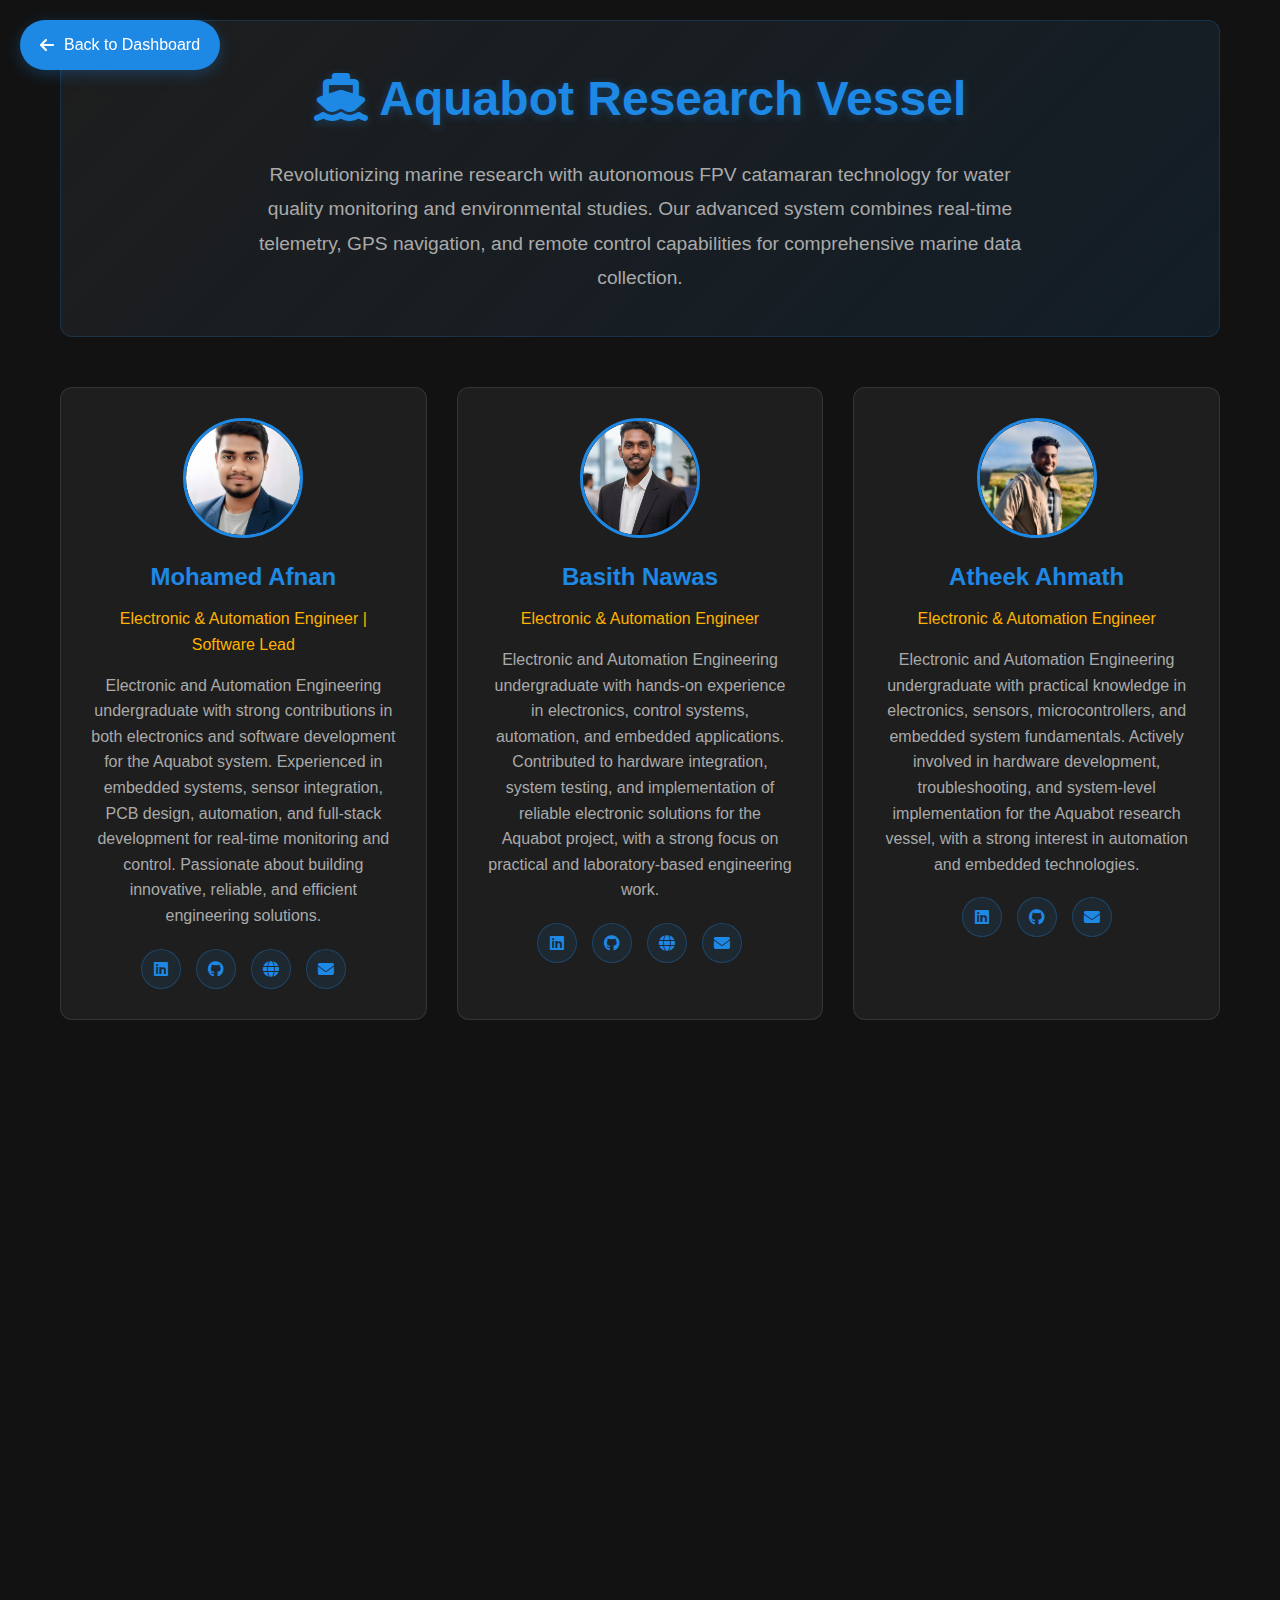
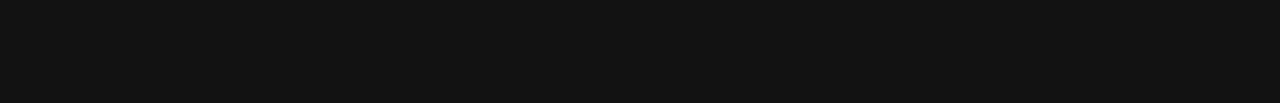
<file: web/about.html>
<!DOCTYPE html>
<html lang="en">
<head>
    <meta charset="UTF-8">
    <meta name="viewport" content="width=device-width, initial-scale=1.0">
    <title>About Us - FPV Boat Control System</title>
    <link rel="stylesheet" href="https://cdnjs.cloudflare.com/ajax/libs/font-awesome/6.4.0/css/all.min.css">
    <link rel="stylesheet" href="style.css">
    <style>
        /* About page specific styles */
        .about-container {
            max-width: 1200px;
            margin: 0 auto;
            padding: 20px;
            color: var(--text-primary);
        }

        .about-header {
            text-align: center;
            margin-bottom: 50px;
            background: linear-gradient(135deg, var(--dark-card), rgba(30, 136, 229, 0.1));
            padding: 40px;
            border-radius: 12px;
            border: 1px solid rgba(30, 136, 229, 0.2);
        }

        .about-header h1 {
            font-size: 3rem;
            color: var(--primary);
            margin-bottom: 20px;
            text-shadow: 0 2px 10px rgba(30, 136, 229, 0.3);
        }

        .about-header p {
            font-size: 1.2rem;
            color: var(--text-secondary);
            max-width: 800px;
            margin: 0 auto;
            line-height: 1.8;
        }

        .team-grid {
            display: grid;
            grid-template-columns: repeat(auto-fit, minmax(350px, 1fr));
            gap: 30px;
            margin-bottom: 50px;
        }

        .team-member {
            background: var(--dark-card);
            border-radius: 12px;
            padding: 30px;
            text-align: center;
            transition: transform 0.3s ease, box-shadow 0.3s ease;
            border: 1px solid rgba(255, 255, 255, 0.1);
        }

        .team-member:hover {
            transform: translateY(-10px);
            box-shadow: 0 20px 40px rgba(30, 136, 229, 0.2);
        }

        .member-image {
            width: 120px;
            height: 120px;
            margin: 0 auto 20px;
            border-radius: 50%;
            overflow: hidden;
            border: 3px solid var(--primary);
            position: relative;
        }

        .member-image img {
            width: 100%;
            height: 100%;
            object-fit: cover;
            border-radius: 50%;
        }
        
        .member-image .fallback {
            display: flex;
            align-items: center;
            justify-content: center;
            background: linear-gradient(135deg, var(--primary), var(--primary-dark));
            color: white;
            font-size: 3rem;
            font-weight: bold;
            width: 100%;
            height: 100%;
            border-radius: 50%;
            position: absolute;
            top: 0;
            left: 0;
        }

        .member-info h3 {
            color: var(--primary);
            font-size: 1.5rem;
            margin-bottom: 10px;
        }

        .member-info h4 {
            color: var(--warning);
            font-size: 1rem;
            margin-bottom: 15px;
            font-weight: 500;
        }

        .member-info p {
            color: var(--text-secondary);
            line-height: 1.6;
            margin-bottom: 20px;
        }

        .social-links {
            display: flex;
            justify-content: center;
            gap: 15px;
        }

        .social-links a {
            display: flex;
            align-items: center;
            justify-content: center;
            width: 40px;
            height: 40px;
            background: rgba(30, 136, 229, 0.1);
            border: 1px solid rgba(30, 136, 229, 0.3);
            border-radius: 50%;
            color: var(--primary);
            text-decoration: none;
            transition: all 0.3s ease;
        }

        .social-links a:hover {
            background: var(--primary);
            color: white;
            transform: scale(1.1);
        }

        .project-info {
            display: grid;
            grid-template-columns: repeat(auto-fit, minmax(300px, 1fr));
            gap: 30px;
            margin-top: 50px;
        }

        .info-card {
            background: var(--dark-card);
            padding: 30px;
            border-radius: 12px;
            border: 1px solid rgba(255, 255, 255, 0.1);
            transition: transform 0.3s ease;
        }

        .info-card:hover {
            transform: translateY(-5px);
        }

        .info-card i {
            font-size: 2rem;
            color: var(--primary);
            margin-bottom: 20px;
        }

        .info-card h3 {
            color: var(--primary);
            margin-bottom: 15px;
        }

        .info-card p {
            color: var(--text-secondary);
            line-height: 1.6;
        }

        .back-btn {
            position: fixed;
            top: 20px;
            left: 20px;
            background: var(--primary);
            color: white;
            padding: 12px 20px;
            border-radius: 25px;
            text-decoration: none;
            display: flex;
            align-items: center;
            gap: 10px;
            transition: all 0.3s ease;
            z-index: 1000;
            box-shadow: 0 4px 15px rgba(30, 136, 229, 0.3);
        }

        .back-btn:hover {
            background: var(--primary-dark);
            transform: translateY(-2px);
            box-shadow: 0 6px 20px rgba(30, 136, 229, 0.4);
        }

        @media (max-width: 768px) {
            .about-header h1 {
                font-size: 2rem;
            }
            
            .team-grid {
                grid-template-columns: 1fr;
            }
            
            .project-info {
                grid-template-columns: 1fr;
            }
        }
    </style>
</head>
<body>
    <a href="index.html" class="back-btn">
        <i class="fas fa-arrow-left"></i>
        Back to Dashboard
    </a>

    <div class="about-container">
        <div class="about-header">
            <h1><i class="fas fa-ship"></i> Aquabot Research Vessel</h1>
            <p>Revolutionizing marine research with autonomous FPV catamaran technology for water quality monitoring and environmental studies. Our advanced system combines real-time telemetry, GPS navigation, and remote control capabilities for comprehensive marine data collection.</p>
        </div>

        <div class="team-grid">
            <div class="team-member">
                <div class="member-image">
                    <img src="images/team/afnan.jpg" alt="Mohamed Afnan" onerror="this.style.display='none'; this.nextElementSibling.style.display='flex';">
                    <div class="fallback" style="display: none;">
                        <i class="fas fa-user"></i>
                    </div>
                </div>
                <div class="member-info">
                    <h3>Mohamed Afnan</h3>
                    <h4>Electronic & Automation Engineer | Software Lead</h4>
                    <p>
                        Electronic and Automation Engineering undergraduate with strong contributions in both 
                        electronics and software development for the Aquabot system. Experienced in embedded systems, 
                        sensor integration, PCB design, automation, and full-stack development for real-time monitoring 
                        and control. Passionate about building innovative, reliable, and efficient engineering solutions.
                    </p>
                </div>
                <div class="social-links">
                    <a href="https://www.linkedin.com/in/mohamed-afnan1abb26282" target="_blank" title="LinkedIn">
                        <i class="fab fa-linkedin"></i>
                    </a>
                    <a href="https://github.com/Afnan22725" target="_blank" title="GitHub">
                        <i class="fab fa-github"></i>
                    </a>
                    <a href="https://afnan22725.github.io/" target="_blank" title="Portfolio">
                        <i class="fas fa-globe"></i>
                    </a>
                    <a href="mailto:mnmafnan2021@gmail.com" title="Email">
                        <i class="fas fa-envelope"></i>
                    </a>
                </div>
            </div>

            <div class="team-member">
                <div class="member-image">
                    <img src="images/team/basith.jpg.png" alt="Basith Nawas" onerror="this.style.display='none'; this.nextElementSibling.style.display='flex';">
                    <div class="fallback" style="display: none;">
                        <i class="fas fa-user"></i>
                    </div>
                </div>
                <div class="member-info">
                    <h3>Basith Nawas</h3>
                    <h4>Electronic & Automation Engineer</h4>
                    <p>
                        Electronic and Automation Engineering undergraduate with hands-on experience in electronics, 
                        control systems, automation, and embedded applications. Contributed to hardware integration, 
                        system testing, and implementation of reliable electronic solutions for the Aquabot project, 
                        with a strong focus on practical and laboratory-based engineering work.
                    </p>
                </div>
                <div class="social-links">
                    <a href="https://www.linkedin.com/in/abdulbasithnawas/" target="_blank" title="LinkedIn">
                        <i class="fab fa-linkedin"></i>
                    </a>
                    <a href="https://github.com/basithnawas" target="_blank" title="GitHub">
                        <i class="fab fa-github"></i>
                    </a>
                    <a href="https://basithnawas.netlify.app/" target="_blank" title="Portfolio">
                        <i class="fas fa-globe"></i>
                    </a>
                    <a href="mailto:ab0776153355@gmail.com" title="Email">
                        <i class="fas fa-envelope"></i>
                    </a>
                </div>
            </div>

            <div class="team-member">
                <div class="member-image">
                    <img src="images/team/atheek.jpg" alt="Atheek Ahmath" onerror="this.style.display='none'; this.nextElementSibling.style.display='flex';">
                    <div class="fallback" style="display: none;">
                        <i class="fas fa-user"></i>
                    </div>
                </div>
                <div class="member-info">
                    <h3>Atheek Ahmath</h3>
                    <h4>Electronic & Automation Engineer</h4>
                    <p>
                        Electronic and Automation Engineering undergraduate with practical knowledge in electronics, 
                        sensors, microcontrollers, and embedded system fundamentals. Actively involved in hardware 
                        development, troubleshooting, and system-level implementation for the Aquabot research vessel, 
                        with a strong interest in automation and embedded technologies.
                    </p>
                </div>
                <div class="social-links">
                    <a href="https://www.linkedin.com/me?trk=p_mwlite_feed-secondary_nav" target="_blank" title="LinkedIn">
                        <i class="fab fa-linkedin"></i>
                    </a>
                    <a href="https://github.com/Ahmath70" target="_blank" title="GitHub">
                        <i class="fab fa-github"></i>
                    </a>
                    <a href="mailto:ahmathatheeq@gmail.com" title="Email">
                        <i class="fas fa-envelope"></i>
                    </a>
                </div>
            </div>
        </div>

        <div class="project-info">
            <div class="info-card">
                <i class="fas fa-microchip"></i>
                <h3>Advanced Technology</h3>
                <p>Our boat features cutting-edge sensors including GPS, IMU, battery monitoring, and high-definition cameras with pan/tilt control. Real-time data streaming ensures comprehensive monitoring capabilities.</p>
            </div>

            <div class="info-card">
                <i class="fas fa-wifi"></i>
                <h3>Remote Control</h3>
                <p>WebSocket-based real-time communication allows for seamless remote operation from anywhere in the world. Responsive web interface works on desktop, tablet, and mobile devices.</p>
            </div>

            <div class="info-card">
                <i class="fas fa-water"></i>
                <h3>Water Sampling</h3>
                <p>Automated water sampling system with GPS-tagged collection points. Multiple pump controls enable targeted sample collection for various research parameters and environmental studies.</p>
            </div>

            <div class="info-card">
                <i class="fas fa-chart-line"></i>
                <h3>Data Analytics</h3>
                <p>Comprehensive telemetry logging and analysis tools. Real-time visualization of sensor data, GPS tracking, and system health monitoring for research documentation.</p>
            </div>

            <div class="info-card">
                <i class="fas fa-shield-alt"></i>
                <h3>Reliability</h3>
                <p>Redundant systems, automatic error recovery, and fail-safe mechanisms ensure reliable operation in marine environments. Weatherproof design suitable for various conditions.</p>
            </div>

            <div class="info-card">
                <i class="fas fa-leaf"></i>
                <h3>Environmental Impact</h3>
                <p>Contributing to marine conservation through advanced monitoring capabilities. Our research vessel helps scientists study water quality, pollution levels, and ecosystem health non-intrusively.</p>
            </div>
        </div>
    </div>

    <script>
        // Add some interactive elements
        document.addEventListener('DOMContentLoaded', function() {
            // Animate cards on scroll
            const observerOptions = {
                threshold: 0.1,
                rootMargin: '0px 0px -50px 0px'
            };

            const observer = new IntersectionObserver((entries) => {
                entries.forEach(entry => {
                    if (entry.isIntersecting) {
                        entry.target.style.opacity = '1';
                        entry.target.style.transform = 'translateY(0)';
                    }
                });
            }, observerOptions);

            // Observe all cards
            document.querySelectorAll('.team-member, .info-card').forEach(card => {
                card.style.opacity = '0';
                card.style.transform = 'translateY(30px)';
                card.style.transition = 'all 0.6s ease';
                observer.observe(card);
            });

            // Add hover effects for social links
            document.querySelectorAll('.social-links a').forEach(link => {
                link.addEventListener('mouseenter', function() {
                    this.style.transform = 'scale(1.2) rotate(5deg)';
                });
                
                link.addEventListener('mouseleave', function() {
                    this.style.transform = 'scale(1) rotate(0deg)';
                });
            });
        });
    </script>
</body>
</html>
</file>
<file: web/style.css>
/* Stylesheet */
:root {
    --primary: #1e88e5;
    --primary-dark: #1565c0;
    --danger: #e53935;
    --success: #43a047;
    --warning: #ffb300;
    --dark-bg: #121212;
    --dark-card: #1e1e1e;
    --text-primary: #f0f0f0;
    --text-secondary: #aaaaaa;
}

* {
    box-sizing: border-box;
    margin: 0;
    padding: 0;
}

body {
    background-color: var(--dark-bg);
    color: var(--text-primary);
    font-family: 'Segoe UI', Roboto, sans-serif;
    line-height: 1.6;
}

.container {
    display: grid;
    grid-template-rows: auto 1fr;
    height: 100vh;
    gap: 10px;
    padding: 10px;
}

/* Header */
.header {
    display: flex;
    justify-content: space-between;
    align-items: center;
    padding: 15px 20px;
    background-color: var(--dark-card);
    border-radius: 8px;
}

.logo h1 {
    color: var(--primary);
}

.header-nav {
    display: flex;
    align-items: center;
}

.nav-link {
    display: flex;
    align-items: center;
    gap: 8px;
    padding: 10px 16px;
    background: linear-gradient(145deg, var(--primary), var(--primary-dark));
    color: white;
    text-decoration: none;
    border-radius: 8px;
    font-weight: 500;
    transition: all 0.3s ease;
    box-shadow: 0 2px 8px rgba(30, 136, 229, 0.3);
}

.nav-link:hover {
    transform: translateY(-2px);
    box-shadow: 0 4px 12px rgba(30, 136, 229, 0.4);
    background: linear-gradient(145deg, var(--primary-dark), var(--primary));
}

.nav-link i {
    font-size: 1rem;
}

.status-bar {
    display: flex;
    gap: 20px;
}

.status-item {
    display: flex;
    align-items: center;
    gap: 5px;
}

.status-dot {
    width: 10px;
    height: 10px;
    border-radius: 50%;
}

.status-dot.connected {
    background-color: var(--success);
}

.status-dot.disconnected {
    background-color: var(--danger);
}

/* Main Content */
.main-content {
    display: grid;
    grid-template-columns: 1fr 1fr;
    grid-template-rows: 1fr 1fr;
    gap: 10px;
    height: 100%;
}

.panel {
    background-color: var(--dark-card);
    border-radius: 8px;
    padding: 15px;
    overflow: hidden;
}

.panel h2 {
    margin-bottom: 15px;
    color: var(--primary);
    display: flex;
    justify-content: space-between;
    align-items: center;
}

/* Video Panel */
.video-panel {
    grid-column: 1;
    grid-row: 1;
    display: flex;
    flex-direction: column;
    min-height: 600px;
    overflow-y: auto;
}

.video-container {
    position: relative;
    width: 100%;
    height: 400px;
    background: linear-gradient(135deg, #000000, #1a1a1a);
    border: 2px solid #333;
    border-radius: 8px;
    overflow: hidden;
    margin-bottom: 15px;
    flex-shrink: 0;
    display: flex;
    align-items: center;
    justify-content: center;
}

.video-container::before {
    content: "📹 Live Video Feed";
    position: absolute;
    top: 50%;
    left: 50%;
    transform: translate(-50%, -50%);
    color: #666;
    font-size: 16px;
    pointer-events: none;
    z-index: 1;
}

#video-feed {
    width: 100%;
    height: 100%;
    object-fit: contain;
    position: relative;
    z-index: 2;
}

.video-overlay {
    position: absolute;
    bottom: 10px;
    left: 10px;
    background: linear-gradient(135deg, rgba(0, 0, 0, 0.8), rgba(0, 0, 0, 0.6));
    backdrop-filter: blur(5px);
    padding: 8px 12px;
    border-radius: 6px;
    border: 1px solid rgba(255, 255, 255, 0.1);
    display: flex;
    gap: 15px;
    z-index: 3;
}

.overlay-item {
    font-size: 13px;
    font-weight: 500;
    color: var(--text-primary);
}

/* Map Panel */
.map-panel {
    grid-column: 2;
    grid-row: 1;
}

#map {
    height: calc(100% - 40px);
    border-radius: 4px;
}

/* Control Panel */
.control-panel {
    grid-column: 1;
    grid-row: 2;
}

.control-grid {
    display: grid;
    grid-template-columns: repeat(3, 1fr);
    grid-template-rows: repeat(3, 1fr);
    gap: 10px;
    margin-bottom: 20px;
}

.control-btn {
    padding: 15px;
    font-size: 16px;
    background-color: var(--primary);
    color: white;
    border: none;
    border-radius: 5px;
    cursor: pointer;
    transition: background-color 0.2s;
}

.control-btn:hover {
    background-color: var(--primary-dark);
}

.control-btn.stop {
    background-color: var(--danger);
    grid-column: 2;
    grid-row: 2;
}

.control-btn.stop:hover {
    background-color: #c62828;
}

#btn-forward {
    grid-column: 2;
    grid-row: 1;
}

#btn-left {
    grid-column: 1;
    grid-row: 2;
}

#btn-right {
    grid-column: 3;
    grid-row: 2;
}

#btn-backward {
    grid-column: 2;
    grid-row: 3;
}

.pump-controls {
    display: grid;
    grid-template-columns: 1fr 1fr;
    gap: 10px;
}

.pump-item {
    display: flex;
    flex-direction: column;
    gap: 5px;
}

.pump-item input {
    background-color: #333;
    border: 1px solid #555;
    color: white;
    padding: 5px;
    border-radius: 4px;
}

.pump-btn {
    padding: 8px;
    background-color: var(--primary);
    color: white;
    border: none;
    border-radius: 4px;
    cursor: pointer;
}

.pump-btn:hover {
    background-color: var(--primary-dark);
}

/* Visualization Panel */
.visualization-panel {
    grid-column: 2;
    grid-row: 2;
}

#boat-container {
    height: calc(100% - 40px);
    background-color: #000;
    border-radius: 4px;
}

/* Telemetry Panel */
.telemetry-panel {
    grid-column: 1 / span 2;
}

.telemetry-grid {
    display: grid;
    grid-template-columns: 1fr 1fr 1fr 1fr;
    gap: 15px;
}

.telemetry-item {
    background-color: rgba(0, 0, 0, 0.3);
    padding: 10px;
    border-radius: 4px;
}

.telemetry-item h3 {
    margin-bottom: 8px;
    color: var(--primary);
}

/* Buttons */
.btn-small {
    padding: 5px 10px;
    font-size: 12px;
    background-color: #333;
    color: white;
    border: none;
    border-radius: 3px;
    cursor: pointer;
}

/* Responsive */
@media (max-width: 1200px) {
    .main-content {
        grid-template-columns: 1fr;
        grid-template-rows: repeat(4, 1fr);
    }
    
    .video-panel {
        grid-column: 1;
        grid-row: 1;
    }
    
    .map-panel {
        grid-column: 1;
        grid-row: 2;
    }
    
    .control-panel {
        grid-column: 1;
        grid-row: 3;
    }
    
    .visualization-panel {
        grid-column: 1;
        grid-row: 4;
    }
    
    .telemetry-panel {
        grid-column: 1;
    }
    
    .telemetry-grid {
        grid-template-columns: 1fr 1fr;
    }
}

@media (max-width: 768px) {
    .header {
        flex-direction: column;
        gap: 15px;
    }
    
    .header-nav {
        order: -1;
        width: 100%;
        justify-content: center;
    }
    
    .nav-link {
        padding: 12px 20px;
        font-size: 1.1rem;
    }
    
    .status-bar {
        flex-wrap: wrap;
        justify-content: center;
        gap: 10px;
    }
    
    .telemetry-grid {
        grid-template-columns: 1fr;
    }
    
    .pump-controls {
        grid-template-columns: 1fr;
    }
    
    /* Mobile camera controls */
    .camera-control-grid {
        max-width: 180px;
        gap: 12px;
    }
    
    .camera-btn {
        width: 55px;
        height: 55px;
        font-size: 22px;
    }
    
    .camera-presets {
        grid-template-columns: repeat(2, 1fr);
        gap: 10px;
    }
    
    .preset-btn {
        padding: 12px 16px;
        font-size: 14px;
    }
    
    .video-container {
        height: 200px;
    }
}

/* Camera Controls */
.camera-controls {
    background-color: var(--dark-card);
    border: 2px solid var(--primary);
    border-radius: 8px;
    padding: 15px;
    margin-top: 0;
    flex: 1;
    min-height: 250px;
    display: flex;
    flex-direction: column;
    box-shadow: 0 4px 12px rgba(30, 136, 229, 0.2);
}

.camera-controls h3 {
    color: var(--primary);
    margin-bottom: 15px;
    text-align: center;
    font-size: 1.1em;
}

.camera-control-grid {
    display: grid;
    grid-template-rows: repeat(3, 1fr);
    gap: 10px;
    margin-bottom: 20px;
    max-width: 160px;
    margin: 0 auto 20px auto;
    flex-shrink: 0;
}

.camera-row {
    display: flex;
    justify-content: center;
    align-items: center;
    gap: 8px;
}

.camera-btn {
    background: linear-gradient(145deg, #333333, #1a1a1a);
    border: 2px solid #555;
    color: var(--text-primary);
    width: 50px;
    height: 50px;
    border-radius: 10px;
    font-size: 20px;
    font-weight: bold;
    cursor: pointer;
    transition: all 0.3s ease;
    display: flex;
    align-items: center;
    justify-content: center;
    user-select: none;
    box-shadow: 0 2px 8px rgba(0, 0, 0, 0.3);
}

.camera-btn:hover {
    background: linear-gradient(145deg, #3a3a3a, #2a2a2a);
    border-color: var(--primary);
    transform: translateY(-2px);
    box-shadow: 0 4px 8px rgba(30, 136, 229, 0.3);
}

.camera-btn:active {
    transform: translateY(0);
    box-shadow: 0 2px 4px rgba(30, 136, 229, 0.3);
}

.camera-btn.center {
    background: linear-gradient(145deg, var(--primary), var(--primary-dark));
    border-color: var(--primary);
}

.camera-btn.center:hover {
    background: linear-gradient(145deg, var(--primary-dark), var(--primary));
}

.camera-presets {
    display: grid;
    grid-template-columns: repeat(4, 1fr);
    gap: 8px;
    margin-bottom: 15px;
}

.preset-btn {
    background: linear-gradient(145deg, #333333, #1a1a1a);
    border: 2px solid #555;
    color: var(--text-primary);
    padding: 10px 15px;
    border-radius: 8px;
    font-size: 13px;
    font-weight: 500;
    cursor: pointer;
    transition: all 0.3s ease;
    box-shadow: 0 2px 6px rgba(0, 0, 0, 0.2);
}

.preset-btn:hover {
    background: linear-gradient(145deg, var(--primary), var(--primary-dark));
    border-color: var(--primary);
    transform: translateY(-1px);
}

.servo-status {
    background: linear-gradient(135deg, rgba(30, 136, 229, 0.15), rgba(30, 136, 229, 0.05));
    border: 2px solid rgba(30, 136, 229, 0.4);
    border-radius: 8px;
    padding: 15px;
    margin-top: auto;
    box-shadow: 0 2px 8px rgba(30, 136, 229, 0.1);
}

.servo-info {
    display: flex;
    justify-content: space-between;
    align-items: center;
    font-size: 14px;
    font-weight: 500;
}

.servo-info span {
    color: var(--text-secondary);
}

#pan-angle, #tilt-angle {
    color: var(--primary);
    font-weight: bold;
}

/* Sample Management Panel */
.samples-panel {
    background: var(--dark-card);
    padding: 20px;
    border-radius: 8px;
}

.sample-stats {
    display: flex;
    gap: 20px;
    margin-bottom: 20px;
    padding: 15px;
    background: rgba(30, 136, 229, 0.1);
    border-radius: 6px;
    border: 1px solid rgba(30, 136, 229, 0.3);
}

.stat-item {
    display: flex;
    flex-direction: column;
    align-items: center;
}

.stat-label {
    font-size: 12px;
    color: var(--text-secondary);
    margin-bottom: 5px;
}

.stat-value {
    font-size: 24px;
    font-weight: bold;
    color: var(--primary);
}

.sample-controls {
    display: flex;
    flex-wrap: wrap;
    gap: 10px;
    margin-bottom: 20px;
}

.sample-btn {
    background: linear-gradient(145deg, #2a2a2a, #1a1a1a);
    border: 2px solid var(--text-secondary);
    color: var(--text-primary);
    padding: 10px 15px;
    border-radius: 5px;
    cursor: pointer;
    transition: all 0.3s ease;
    display: flex;
    align-items: center;
    gap: 8px;
    font-size: 14px;
}

.sample-btn:hover {
    background: linear-gradient(145deg, var(--primary), var(--primary-dark));
    border-color: var(--primary);
    transform: translateY(-1px);
}

.sample-btn i {
    font-size: 16px;
}

.recent-samples h3 {
    color: var(--primary);
    margin-bottom: 15px;
    border-bottom: 1px solid rgba(30, 136, 229, 0.3);
    padding-bottom: 8px;
}

.samples-list {
    max-height: 200px;
    overflow-y: auto;
}

.sample-item {
    background: rgba(255, 255, 255, 0.05);
    border: 1px solid rgba(255, 255, 255, 0.1);
    border-radius: 4px;
    padding: 12px;
    margin-bottom: 8px;
    transition: all 0.2s ease;
}

.sample-item:hover {
    background: rgba(30, 136, 229, 0.1);
    border-color: rgba(30, 136, 229, 0.3);
}

.sample-header {
    display: flex;
    justify-content: space-between;
    align-items: center;
    margin-bottom: 5px;
}

.sample-id {
    font-weight: bold;
    color: var(--primary);
}

.sample-time {
    font-size: 12px;
    color: var(--text-secondary);
}

.sample-details {
    font-size: 12px;
    color: var(--text-secondary);
}

.sample-location {
    color: var(--success);
}

.no-samples {
    text-align: center;
    color: var(--text-secondary);
    font-style: italic;
    padding: 20px;
}

/* Sample markers on map */
.sample-marker {
    background: var(--success);
    border: 2px solid white;
    border-radius: 50%;
    width: 12px;
    height: 12px;
}

.sample-popup {
    font-size: 12px;
}

.sample-popup .popup-title {
    font-weight: bold;
    color: var(--primary);
    margin-bottom: 5px;
}

/* Battery Status Styles */
.battery-good {
    color: var(--success) !important;
}

.battery-fair {
    color: var(--warning) !important;
}

.battery-low {
    color: var(--warning) !important;
}

.battery-critical {
    color: var(--danger) !important;
}

.battery-status-good {
    color: var(--success);
    font-weight: bold;
}

.battery-status-fair {
    color: var(--warning);
    font-weight: bold;
}

.battery-status-low {
    color: var(--warning);
    font-weight: bold;
}

.battery-status-critical {
    color: var(--danger);
    font-weight: bold;
}
</file>
